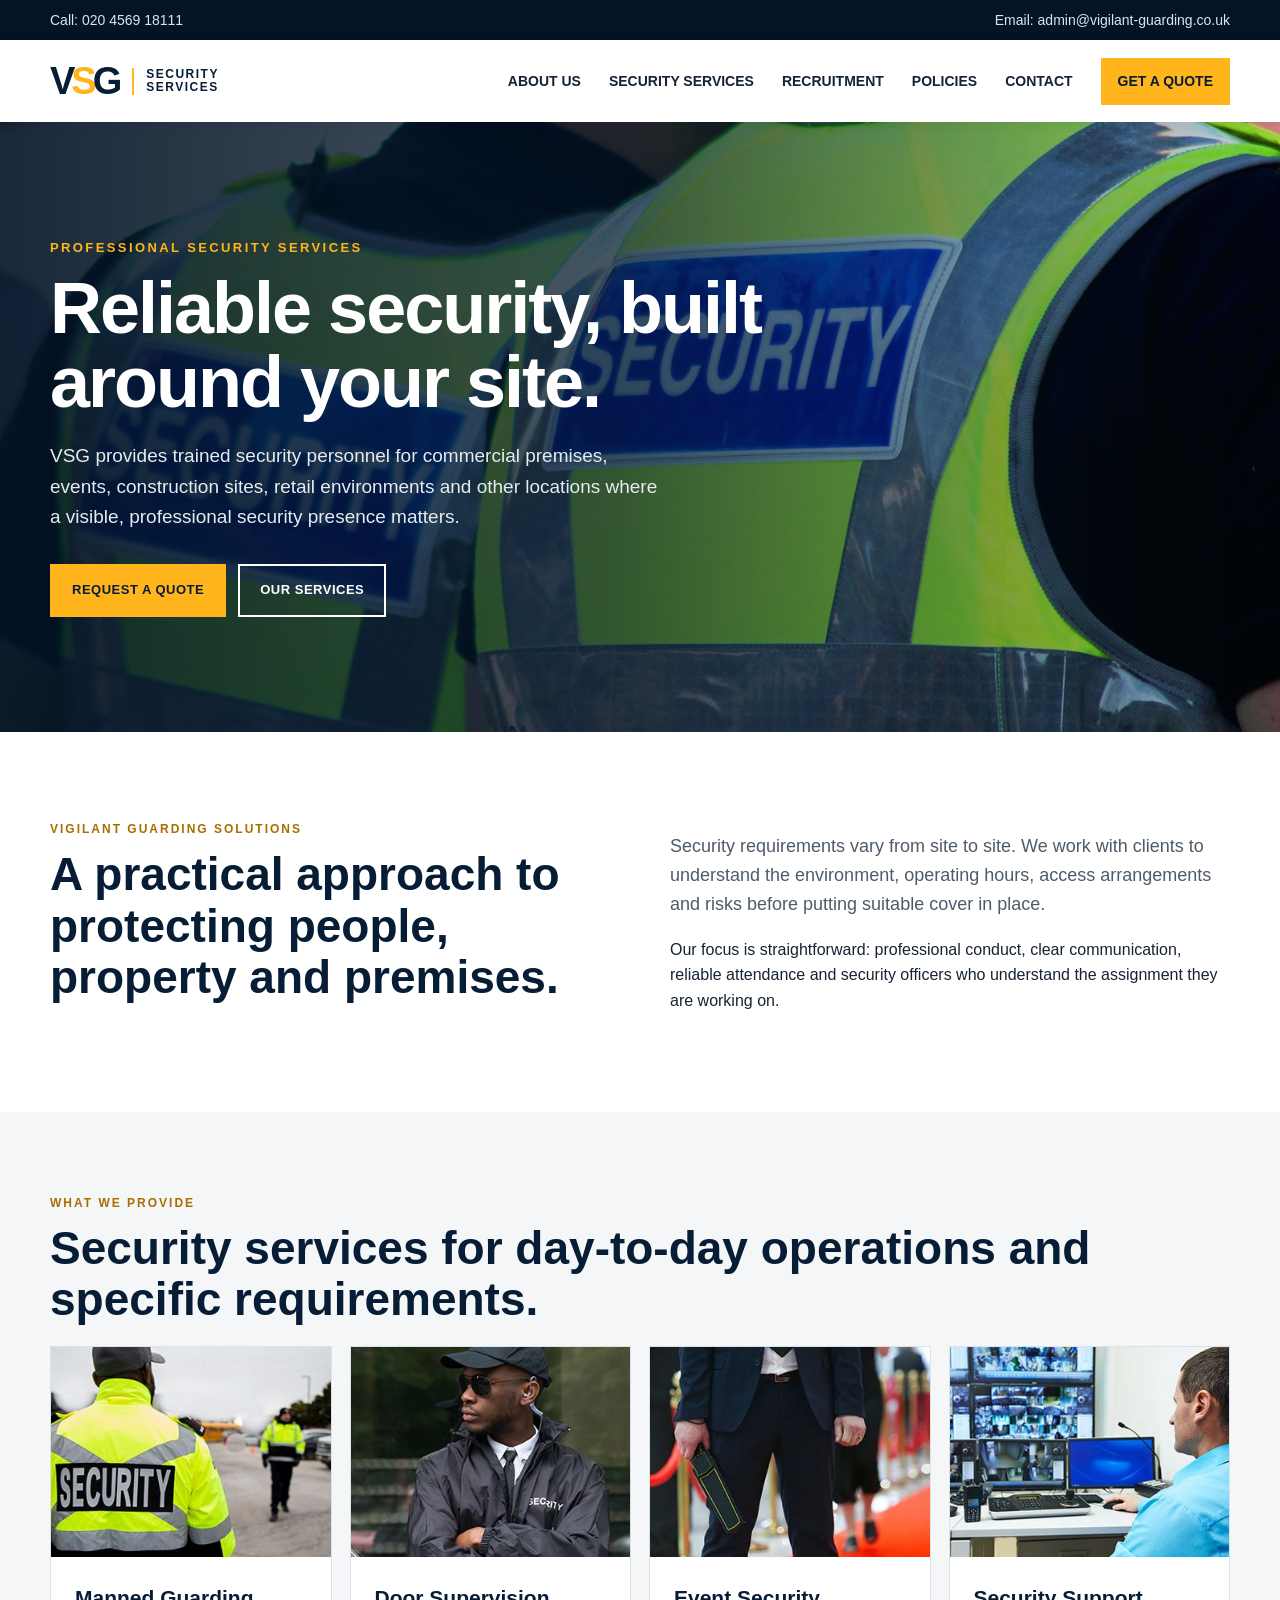
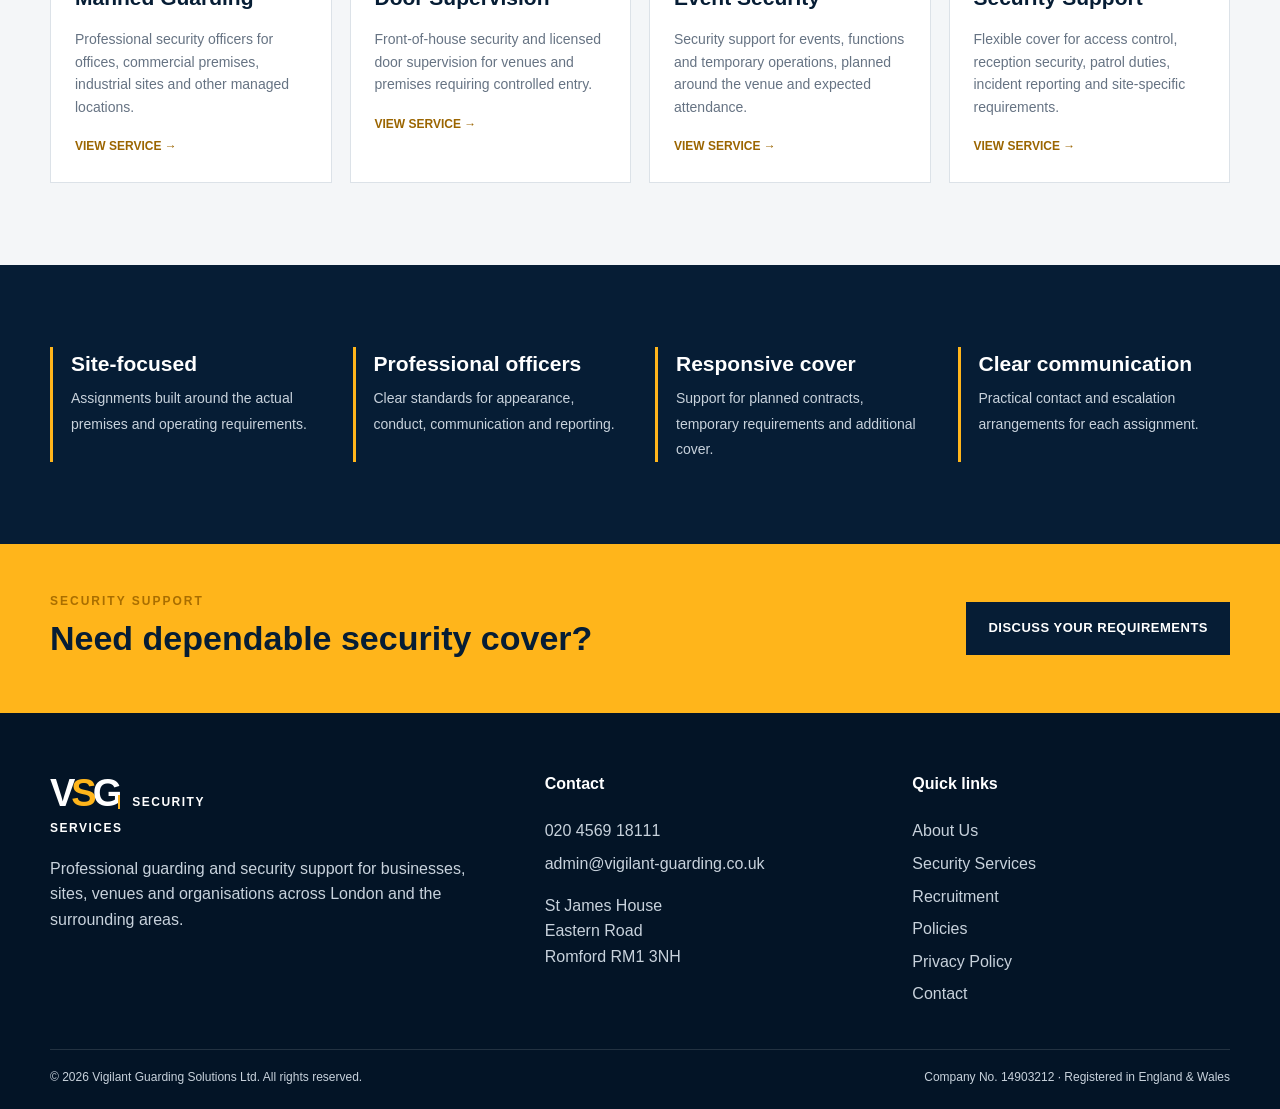
<file: index.html>
<!doctype html><html lang="en"><head><meta charset="utf-8"><meta name="viewport" content="width=device-width,initial-scale=1"><title>VSG Security Services | Vigilant Guarding Solutions Ltd</title><meta name="description" content="Professional guarding and security services for businesses, sites and venues across London and surrounding areas."><link rel="icon" href="favicon.svg" type="image/svg+xml"><link rel="stylesheet" href="css/style.css"></head><body><div class="topbar"><div class="wrap"><div>Call: <a href="tel:020456918111">020 4569 18111</a></div><div>Email: <a href="mailto:admin@vigilant-guarding.co.uk">admin@vigilant-guarding.co.uk</a></div></div></div><header><div class="wrap nav"><a class="brand" href="/"><span class="vsg">V<b>S</b>G</span><span class="brandtext">SECURITY<br>SERVICES</span></a><button class="menu" aria-label="Open menu">☰</button><nav><a class="" href="about">About Us</a><a class="" href="services">Security Services</a><a class="" href="recruitment">Recruitment</a><a class="" href="policies">Policies</a><a class="" href="contact">Contact</a><a class="nav-cta" href="contact">Get a Quote</a></nav></div></header><main><section class="hero"><div class="wrap"><div class="content"><div class="eyebrow">Professional security services</div><h1>Reliable security, built around your site.</h1><p>VSG provides trained security personnel for commercial premises, events, construction sites, retail environments and other locations where a visible, professional security presence matters.</p><div class="actions"><a class="btn" href="contact">Request a Quote</a><a class="btn alt" href="services">Our Services</a></div></div></div></section><section class="section"><div class="wrap"><div class="split"><div><div class="kicker">Vigilant Guarding Solutions</div><h2>A practical approach to protecting people, property and premises.</h2></div><div><p class="lead">Security requirements vary from site to site. We work with clients to understand the environment, operating hours, access arrangements and risks before putting suitable cover in place.</p><p>Our focus is straightforward: professional conduct, clear communication, reliable attendance and security officers who understand the assignment they are working on.</p></div></div></div></section><section class="section alt"><div class="wrap"><div class="kicker">What we provide</div><h2>Security services for day-to-day operations and specific requirements.</h2><div class="grid4"><article class="card"><img src="images/manned-guarding.jpg" alt="Security officer on duty"><div class="card-body"><h3>Manned Guarding</h3><p>Professional security officers for offices, commercial premises, industrial sites and other managed locations.</p><a class="textlink" href="services">View service →</a></div></article><article class="card"><img src="images/door-supervision.jpg" alt="Door supervision"><div class="card-body"><h3>Door Supervision</h3><p>Front-of-house security and licensed door supervision for venues and premises requiring controlled entry.</p><a class="textlink" href="services">View service →</a></div></article><article class="card"><img src="images/event-security.jpg" alt="Event security"><div class="card-body"><h3>Event Security</h3><p>Security support for events, functions and temporary operations, planned around the venue and expected attendance.</p><a class="textlink" href="services">View service →</a></div></article><article class="card"><img src="images/support-security.jpg" alt="Security support"><div class="card-body"><h3>Security Support</h3><p>Flexible cover for access control, reception security, patrol duties, incident reporting and site-specific requirements.</p><a class="textlink" href="services">View service →</a></div></article></div></div></section><section class="section trust"><div class="wrap"><div class="trustgrid"><div class="trustitem"><strong>Site-focused</strong><span>Assignments built around the actual premises and operating requirements.</span></div><div class="trustitem"><strong>Professional officers</strong><span>Clear standards for appearance, conduct, communication and reporting.</span></div><div class="trustitem"><strong>Responsive cover</strong><span>Support for planned contracts, temporary requirements and additional cover.</span></div><div class="trustitem"><strong>Clear communication</strong><span>Practical contact and escalation arrangements for each assignment.</span></div></div></div></section></main><section class="cta"><div class="wrap"><div><div class="kicker">Security support</div><h2>Need dependable security cover?</h2></div><a class="btn" href="contact">Discuss your requirements</a></div></section><footer><div class="wrap"><div class="footergrid"><div><a class="brand smallbrand" href="/"><span class="vsg">V<b>S</b>G</span><span class="brandtext">SECURITY<br>SERVICES</span></a><p>Professional guarding and security support for businesses, sites, venues and organisations across London and the surrounding areas.</p></div><div><h4>Contact</h4><a href="tel:020456918111">020 4569 18111</a><a href="mailto:admin@vigilant-guarding.co.uk">admin@vigilant-guarding.co.uk</a><p>St James House<br>Eastern Road<br>Romford RM1 3NH</p></div><div><h4>Quick links</h4><a href="about">About Us</a><a href="services">Security Services</a><a href="recruitment">Recruitment</a><a href="policies">Policies</a><a href="privacy">Privacy Policy</a><a href="contact">Contact</a></div></div><div class="legal"><span>© <span data-year></span> Vigilant Guarding Solutions Ltd. All rights reserved.</span><span>Company No. 14903212 · Registered in England & Wales</span></div></div></footer><script src="js/script.js"></script></body></html>
</file>
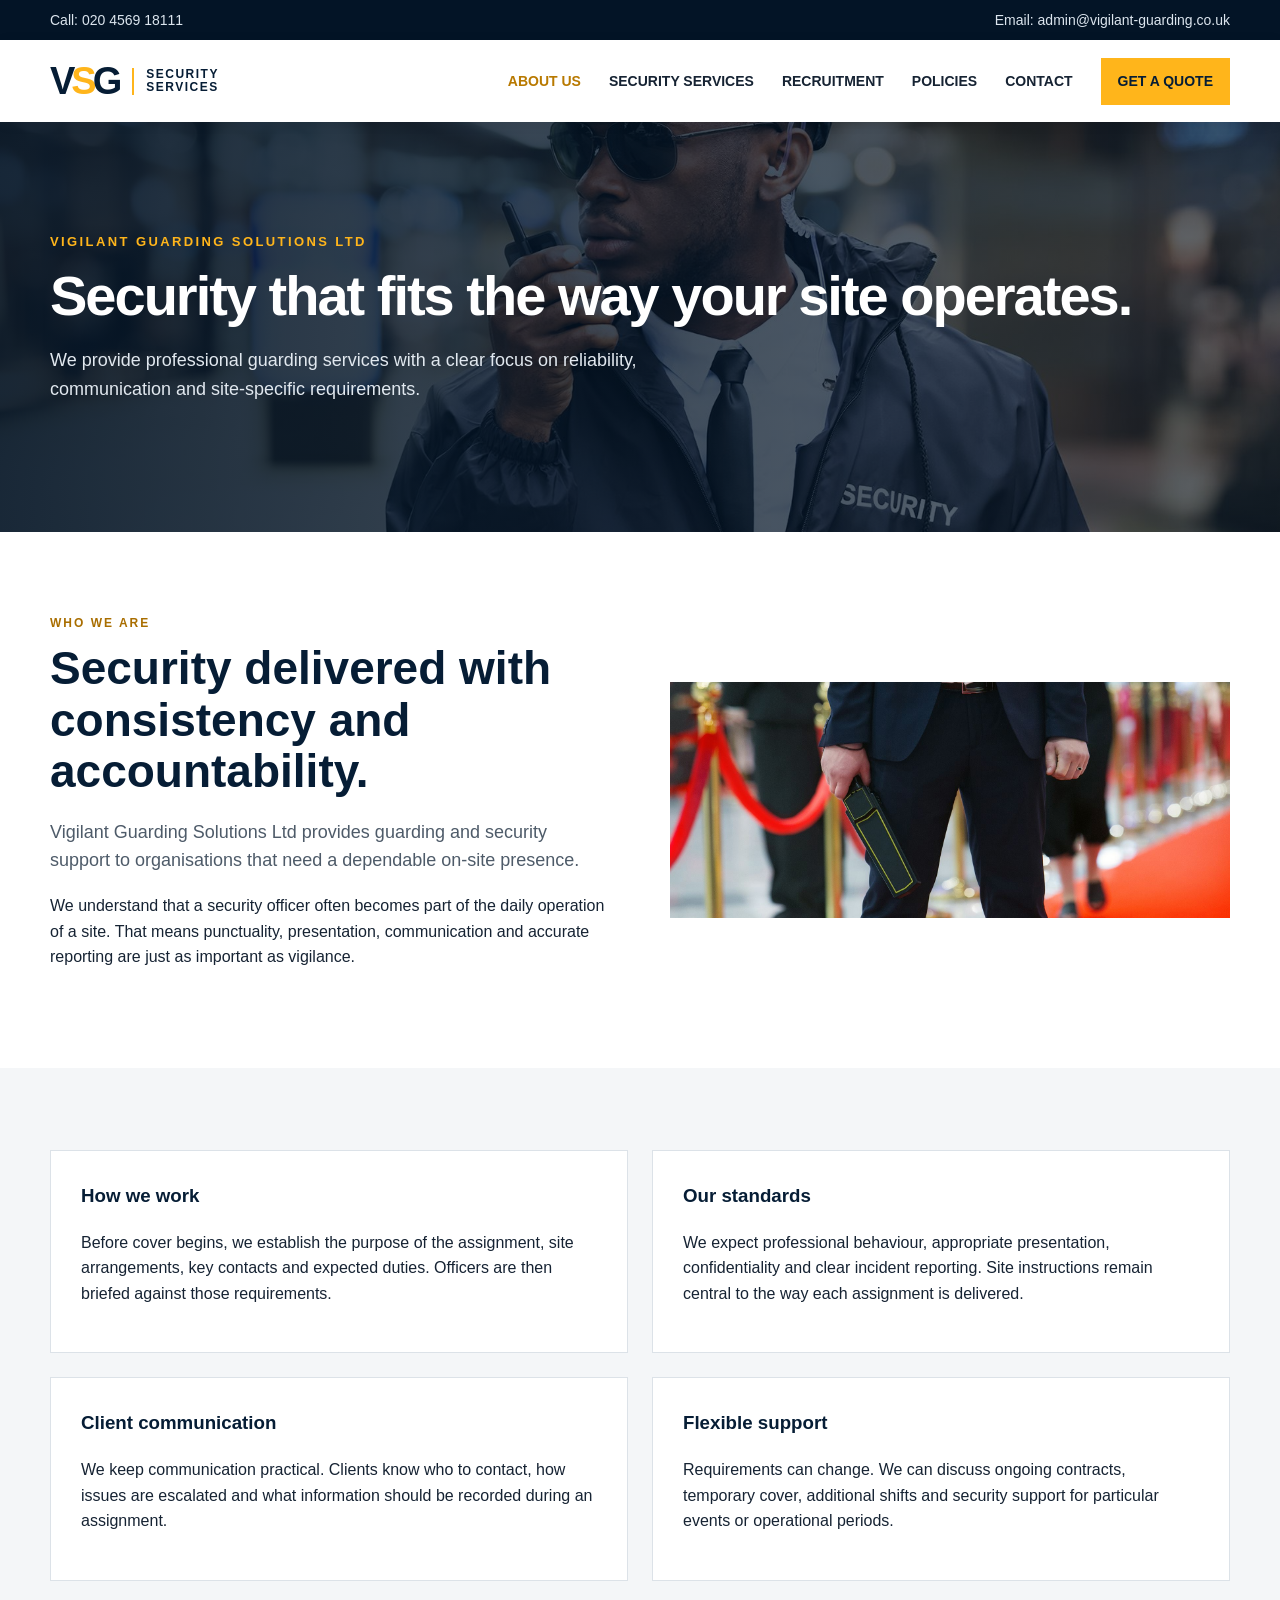
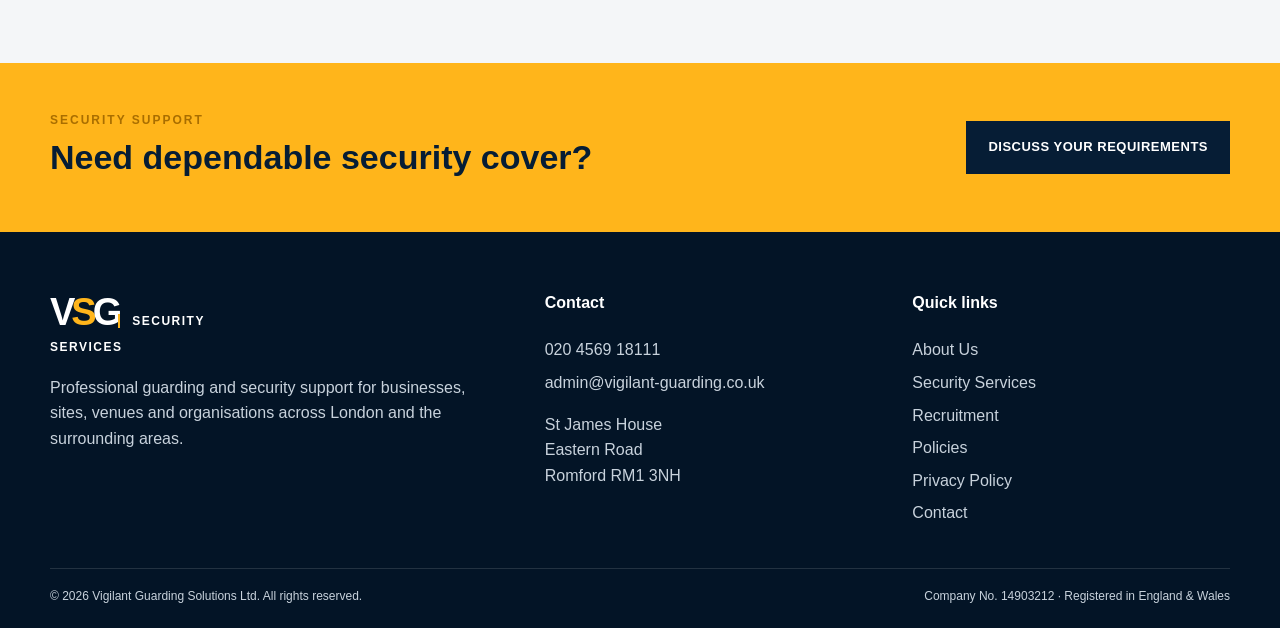
<file: about.html>
<!doctype html><html lang="en"><head><meta charset="utf-8"><meta name="viewport" content="width=device-width,initial-scale=1"><title>About Us | VSG Security Services</title><meta name="description" content="Professional security services from Vigilant Guarding Solutions Ltd."><link rel="icon" href="favicon.svg" type="image/svg+xml"><link rel="stylesheet" href="css/style.css"></head><body><div class="topbar"><div class="wrap"><div>Call: <a href="tel:020456918111">020 4569 18111</a></div><div>Email: <a href="mailto:admin@vigilant-guarding.co.uk">admin@vigilant-guarding.co.uk</a></div></div></div><header><div class="wrap nav"><a class="brand" href="/"><span class="vsg">V<b>S</b>G</span><span class="brandtext">SECURITY<br>SERVICES</span></a><button class="menu" aria-label="Open menu">☰</button><nav><a class="active" href="about">About Us</a><a class="" href="services">Security Services</a><a class="" href="recruitment">Recruitment</a><a class="" href="policies">Policies</a><a class="" href="contact">Contact</a><a class="nav-cta" href="contact">Get a Quote</a></nav></div></header><main><section class="pagehero"><div class="wrap"><div class="eyebrow">Vigilant Guarding Solutions Ltd</div><h1>Security that fits the way your site operates.</h1><p>We provide professional guarding services with a clear focus on reliability, communication and site-specific requirements.</p></div></section><section class="section"><div class="wrap"><div class="split"><div><div class="kicker">Who we are</div><h2>Security delivered with consistency and accountability.</h2><p class="lead">Vigilant Guarding Solutions Ltd provides guarding and security support to organisations that need a dependable on-site presence.</p><p>We understand that a security officer often becomes part of the daily operation of a site. That means punctuality, presentation, communication and accurate reporting are just as important as vigilance.</p></div><img src="images/hero-team.jpg" alt="Security services team"></div></div></section><section class="section alt"><div class="wrap"><div class="service-list"><div class="service"><h3>How we work</h3><p>Before cover begins, we establish the purpose of the assignment, site arrangements, key contacts and expected duties. Officers are then briefed against those requirements.</p></div><div class="service"><h3>Our standards</h3><p>We expect professional behaviour, appropriate presentation, confidentiality and clear incident reporting. Site instructions remain central to the way each assignment is delivered.</p></div><div class="service"><h3>Client communication</h3><p>We keep communication practical. Clients know who to contact, how issues are escalated and what information should be recorded during an assignment.</p></div><div class="service"><h3>Flexible support</h3><p>Requirements can change. We can discuss ongoing contracts, temporary cover, additional shifts and security support for particular events or operational periods.</p></div></div></div></section></main><section class="cta"><div class="wrap"><div><div class="kicker">Security support</div><h2>Need dependable security cover?</h2></div><a class="btn" href="contact">Discuss your requirements</a></div></section><footer><div class="wrap"><div class="footergrid"><div><a class="brand smallbrand" href="/"><span class="vsg">V<b>S</b>G</span><span class="brandtext">SECURITY<br>SERVICES</span></a><p>Professional guarding and security support for businesses, sites, venues and organisations across London and the surrounding areas.</p></div><div><h4>Contact</h4><a href="tel:020456918111">020 4569 18111</a><a href="mailto:admin@vigilant-guarding.co.uk">admin@vigilant-guarding.co.uk</a><p>St James House<br>Eastern Road<br>Romford RM1 3NH</p></div><div><h4>Quick links</h4><a href="about">About Us</a><a href="services">Security Services</a><a href="recruitment">Recruitment</a><a href="policies">Policies</a><a href="privacy">Privacy Policy</a><a href="contact">Contact</a></div></div><div class="legal"><span>© <span data-year></span> Vigilant Guarding Solutions Ltd. All rights reserved.</span><span>Company No. 14903212 · Registered in England & Wales</span></div></div></footer><script src="js/script.js"></script></body></html>
</file>
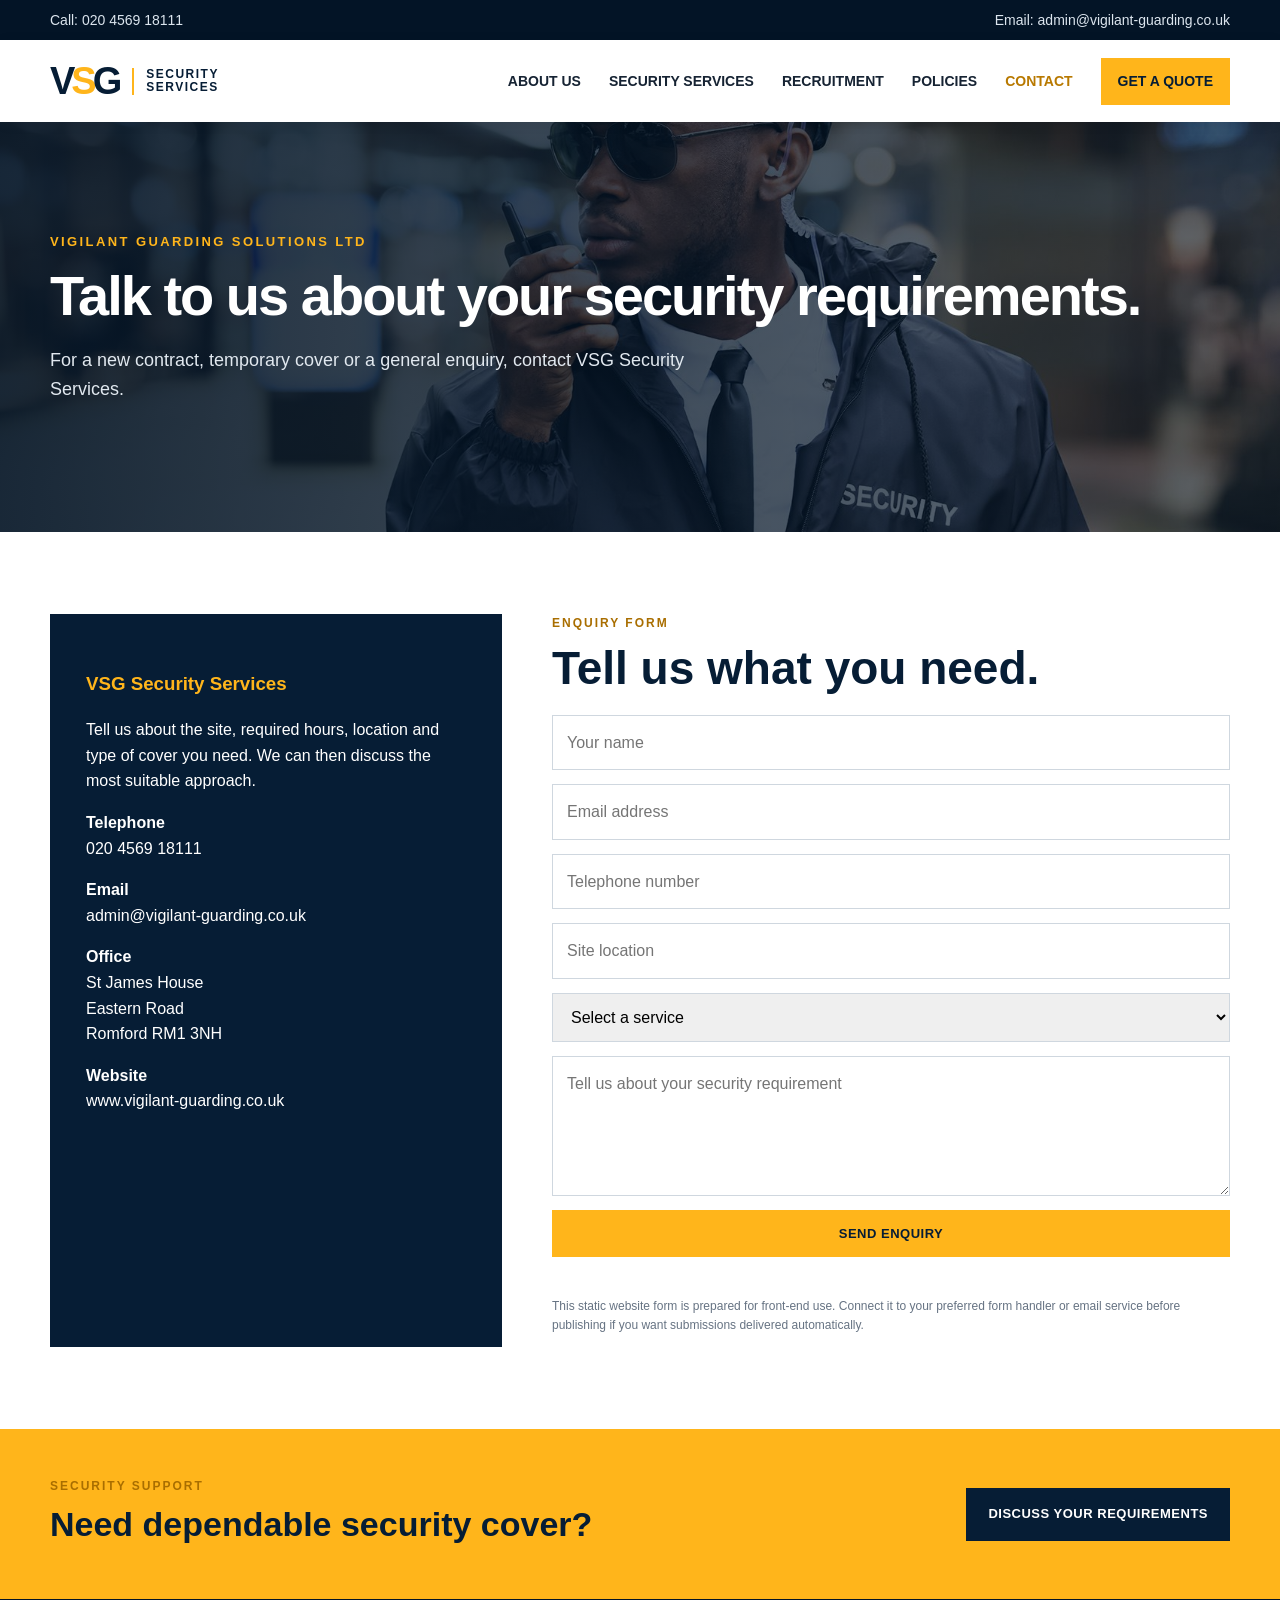
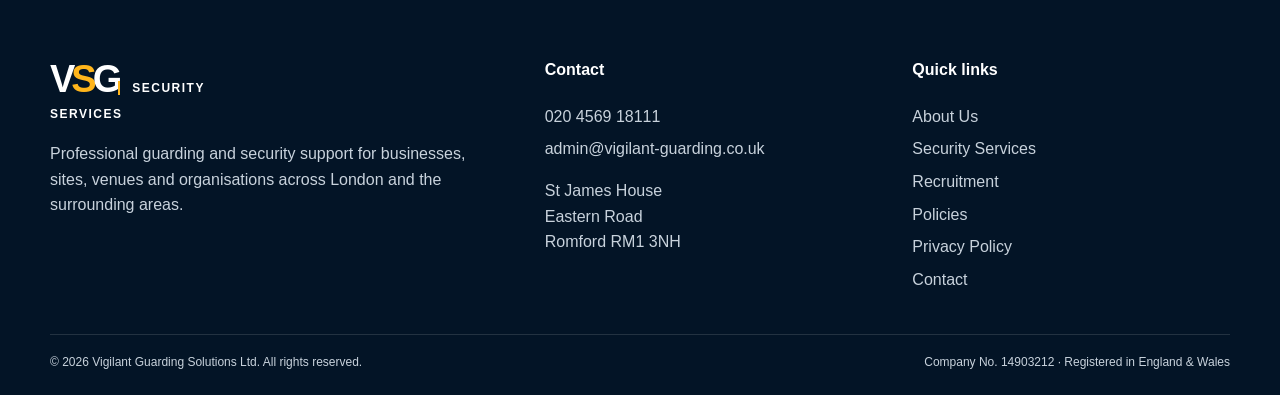
<file: contact.html>
<!doctype html><html lang="en"><head><meta charset="utf-8"><meta name="viewport" content="width=device-width,initial-scale=1"><title>Contact | VSG Security Services</title><meta name="description" content="Professional security services from Vigilant Guarding Solutions Ltd."><link rel="icon" href="favicon.svg" type="image/svg+xml"><link rel="stylesheet" href="css/style.css"></head><body><div class="topbar"><div class="wrap"><div>Call: <a href="tel:020456918111">020 4569 18111</a></div><div>Email: <a href="mailto:admin@vigilant-guarding.co.uk">admin@vigilant-guarding.co.uk</a></div></div></div><header><div class="wrap nav"><a class="brand" href="/"><span class="vsg">V<b>S</b>G</span><span class="brandtext">SECURITY<br>SERVICES</span></a><button class="menu" aria-label="Open menu">☰</button><nav><a class="" href="about">About Us</a><a class="" href="services">Security Services</a><a class="" href="recruitment">Recruitment</a><a class="" href="policies">Policies</a><a class="active" href="contact">Contact</a><a class="nav-cta" href="contact">Get a Quote</a></nav></div></header><main><section class="pagehero"><div class="wrap"><div class="eyebrow">Vigilant Guarding Solutions Ltd</div><h1>Talk to us about your security requirements.</h1><p>For a new contract, temporary cover or a general enquiry, contact VSG Security Services.</p></div></section><section class="section"><div class="wrap"><div class="contactgrid"><div class="contactbox"><h3>VSG Security Services</h3><p>Tell us about the site, required hours, location and type of cover you need. We can then discuss the most suitable approach.</p><p><strong>Telephone</strong><br><a href="tel:020456918111">020 4569 18111</a></p><p><strong>Email</strong><br><a href="mailto:admin@vigilant-guarding.co.uk">admin@vigilant-guarding.co.uk</a></p><p><strong>Office</strong><br>St James House<br>Eastern Road<br>Romford RM1 3NH</p><p><strong>Website</strong><br>www.vigilant-guarding.co.uk</p></div><div><div class="kicker">Enquiry form</div><h2>Tell us what you need.</h2><form class="form" data-demo><input required name="name" placeholder="Your name"><input required type="email" name="email" placeholder="Email address"><input name="phone" placeholder="Telephone number"><input name="location" placeholder="Site location"><select name="service"><option value="">Select a service</option><option>Manned Guarding</option><option>Door Supervision</option><option>Event Security</option><option>Corporate / Reception Security</option><option>Retail Security</option><option>Temporary Cover</option></select><textarea required name="message" placeholder="Tell us about your security requirement"></textarea><button class="btn" type="submit">Send Enquiry</button><div class="form-status"></div><p class="notice">This static website form is prepared for front-end use. Connect it to your preferred form handler or email service before publishing if you want submissions delivered automatically.</p></form></div></div></div></section></main><section class="cta"><div class="wrap"><div><div class="kicker">Security support</div><h2>Need dependable security cover?</h2></div><a class="btn" href="contact">Discuss your requirements</a></div></section><footer><div class="wrap"><div class="footergrid"><div><a class="brand smallbrand" href="/"><span class="vsg">V<b>S</b>G</span><span class="brandtext">SECURITY<br>SERVICES</span></a><p>Professional guarding and security support for businesses, sites, venues and organisations across London and the surrounding areas.</p></div><div><h4>Contact</h4><a href="tel:020456918111">020 4569 18111</a><a href="mailto:admin@vigilant-guarding.co.uk">admin@vigilant-guarding.co.uk</a><p>St James House<br>Eastern Road<br>Romford RM1 3NH</p></div><div><h4>Quick links</h4><a href="about">About Us</a><a href="services">Security Services</a><a href="recruitment">Recruitment</a><a href="policies">Policies</a><a href="privacy">Privacy Policy</a><a href="contact">Contact</a></div></div><div class="legal"><span>© <span data-year></span> Vigilant Guarding Solutions Ltd. All rights reserved.</span><span>Company No. 14903212 · Registered in England & Wales</span></div></div></footer><script src="js/script.js"></script></body></html>
</file>
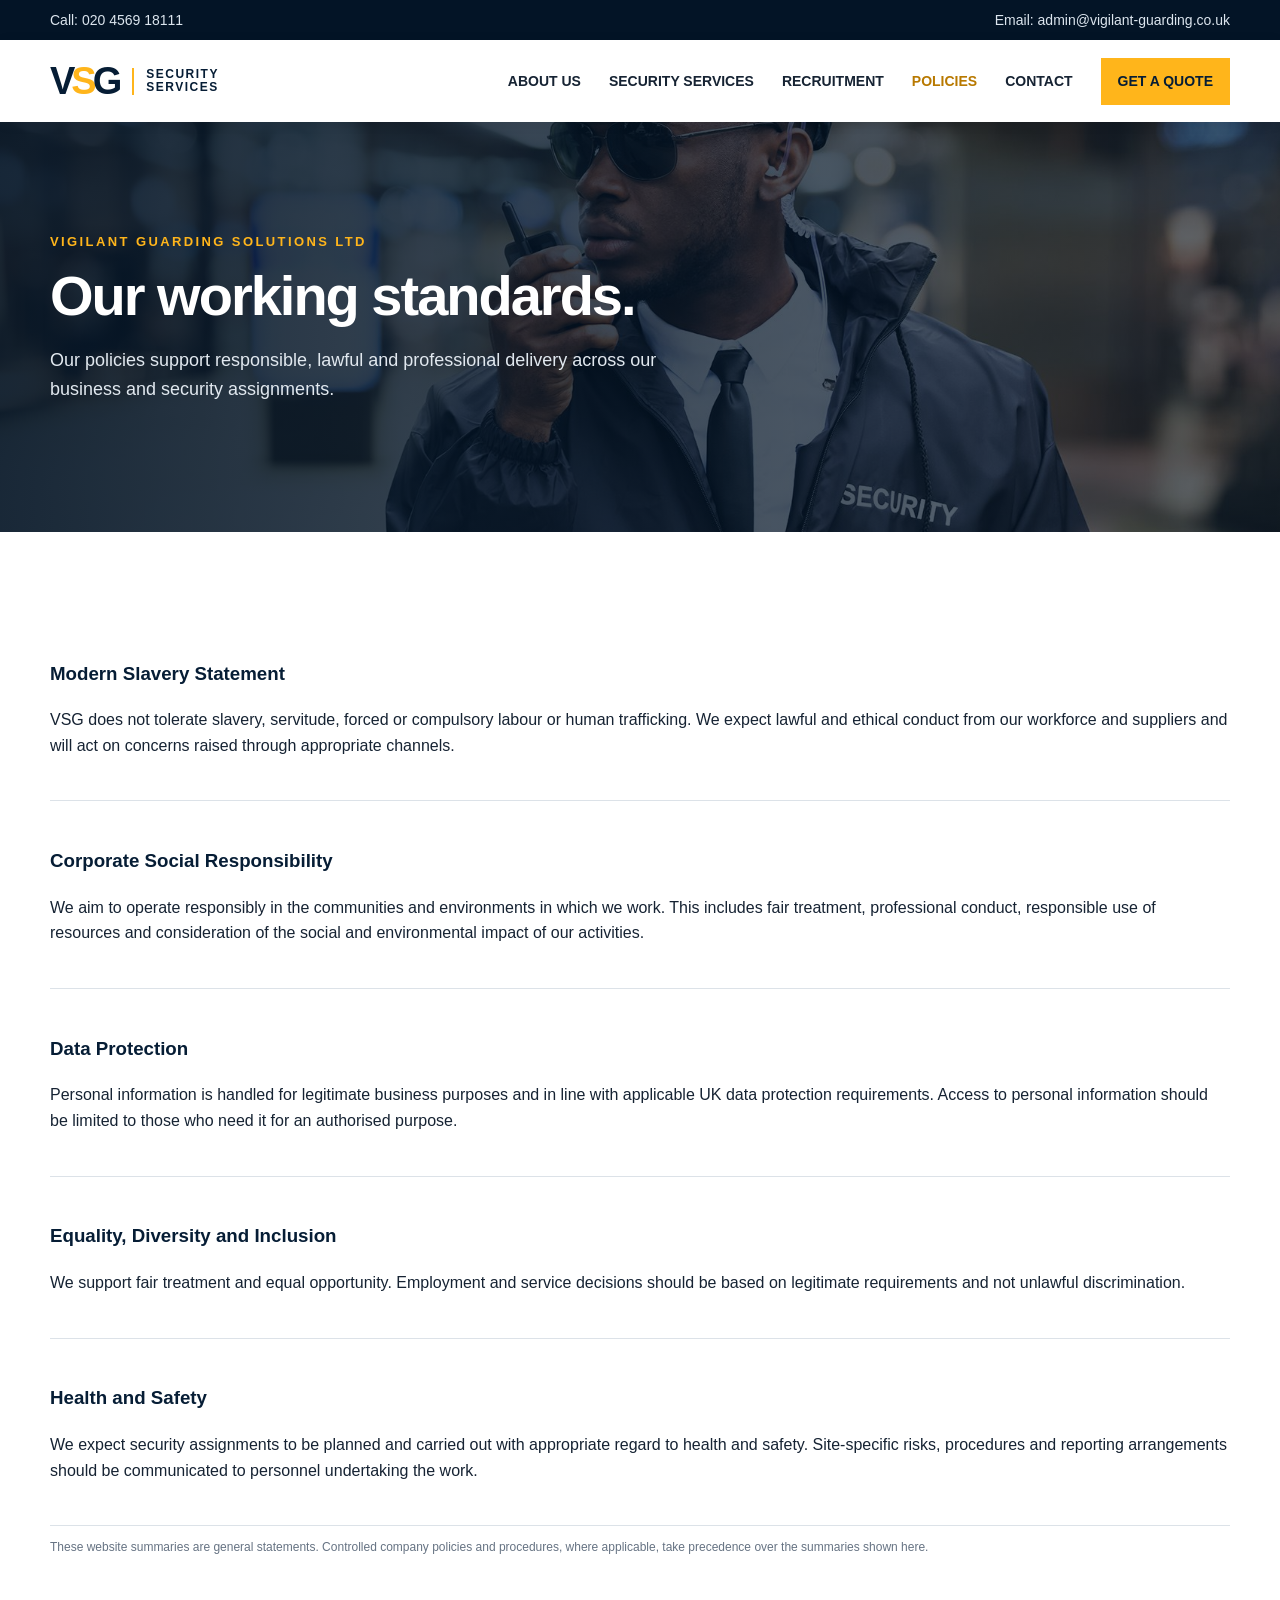
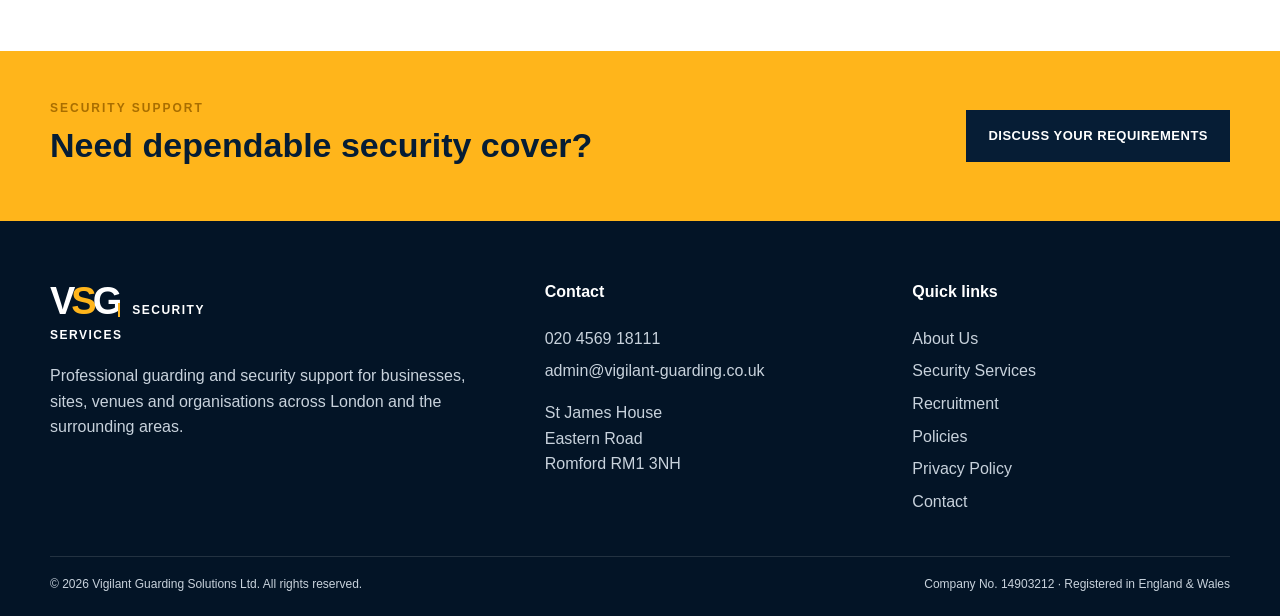
<file: policies.html>
<!doctype html><html lang="en"><head><meta charset="utf-8"><meta name="viewport" content="width=device-width,initial-scale=1"><title>Policies | VSG Security Services</title><meta name="description" content="Professional security services from Vigilant Guarding Solutions Ltd."><link rel="icon" href="favicon.svg" type="image/svg+xml"><link rel="stylesheet" href="css/style.css"></head><body><div class="topbar"><div class="wrap"><div>Call: <a href="tel:020456918111">020 4569 18111</a></div><div>Email: <a href="mailto:admin@vigilant-guarding.co.uk">admin@vigilant-guarding.co.uk</a></div></div></div><header><div class="wrap nav"><a class="brand" href="/"><span class="vsg">V<b>S</b>G</span><span class="brandtext">SECURITY<br>SERVICES</span></a><button class="menu" aria-label="Open menu">☰</button><nav><a class="" href="about">About Us</a><a class="" href="services">Security Services</a><a class="" href="recruitment">Recruitment</a><a class="active" href="policies">Policies</a><a class="" href="contact">Contact</a><a class="nav-cta" href="contact">Get a Quote</a></nav></div></header><main><section class="pagehero"><div class="wrap"><div class="eyebrow">Vigilant Guarding Solutions Ltd</div><h1>Our working standards.</h1><p>Our policies support responsible, lawful and professional delivery across our business and security assignments.</p></div></section><section class="section"><div class="wrap"><div class="policy"><h3>Modern Slavery Statement</h3><p>VSG does not tolerate slavery, servitude, forced or compulsory labour or human trafficking. We expect lawful and ethical conduct from our workforce and suppliers and will act on concerns raised through appropriate channels.</p></div><div class="policy"><h3>Corporate Social Responsibility</h3><p>We aim to operate responsibly in the communities and environments in which we work. This includes fair treatment, professional conduct, responsible use of resources and consideration of the social and environmental impact of our activities.</p></div><div class="policy"><h3>Data Protection</h3><p>Personal information is handled for legitimate business purposes and in line with applicable UK data protection requirements. Access to personal information should be limited to those who need it for an authorised purpose.</p></div><div class="policy"><h3>Equality, Diversity and Inclusion</h3><p>We support fair treatment and equal opportunity. Employment and service decisions should be based on legitimate requirements and not unlawful discrimination.</p></div><div class="policy"><h3>Health and Safety</h3><p>We expect security assignments to be planned and carried out with appropriate regard to health and safety. Site-specific risks, procedures and reporting arrangements should be communicated to personnel undertaking the work.</p></div><p class="notice">These website summaries are general statements. Controlled company policies and procedures, where applicable, take precedence over the summaries shown here.</p></div></section></main><section class="cta"><div class="wrap"><div><div class="kicker">Security support</div><h2>Need dependable security cover?</h2></div><a class="btn" href="contact">Discuss your requirements</a></div></section><footer><div class="wrap"><div class="footergrid"><div><a class="brand smallbrand" href="/"><span class="vsg">V<b>S</b>G</span><span class="brandtext">SECURITY<br>SERVICES</span></a><p>Professional guarding and security support for businesses, sites, venues and organisations across London and the surrounding areas.</p></div><div><h4>Contact</h4><a href="tel:020456918111">020 4569 18111</a><a href="mailto:admin@vigilant-guarding.co.uk">admin@vigilant-guarding.co.uk</a><p>St James House<br>Eastern Road<br>Romford RM1 3NH</p></div><div><h4>Quick links</h4><a href="about">About Us</a><a href="services">Security Services</a><a href="recruitment">Recruitment</a><a href="policies">Policies</a><a href="privacy">Privacy Policy</a><a href="contact">Contact</a></div></div><div class="legal"><span>© <span data-year></span> Vigilant Guarding Solutions Ltd. All rights reserved.</span><span>Company No. 14903212 · Registered in England & Wales</span></div></div></footer><script src="js/script.js"></script></body></html>
</file>
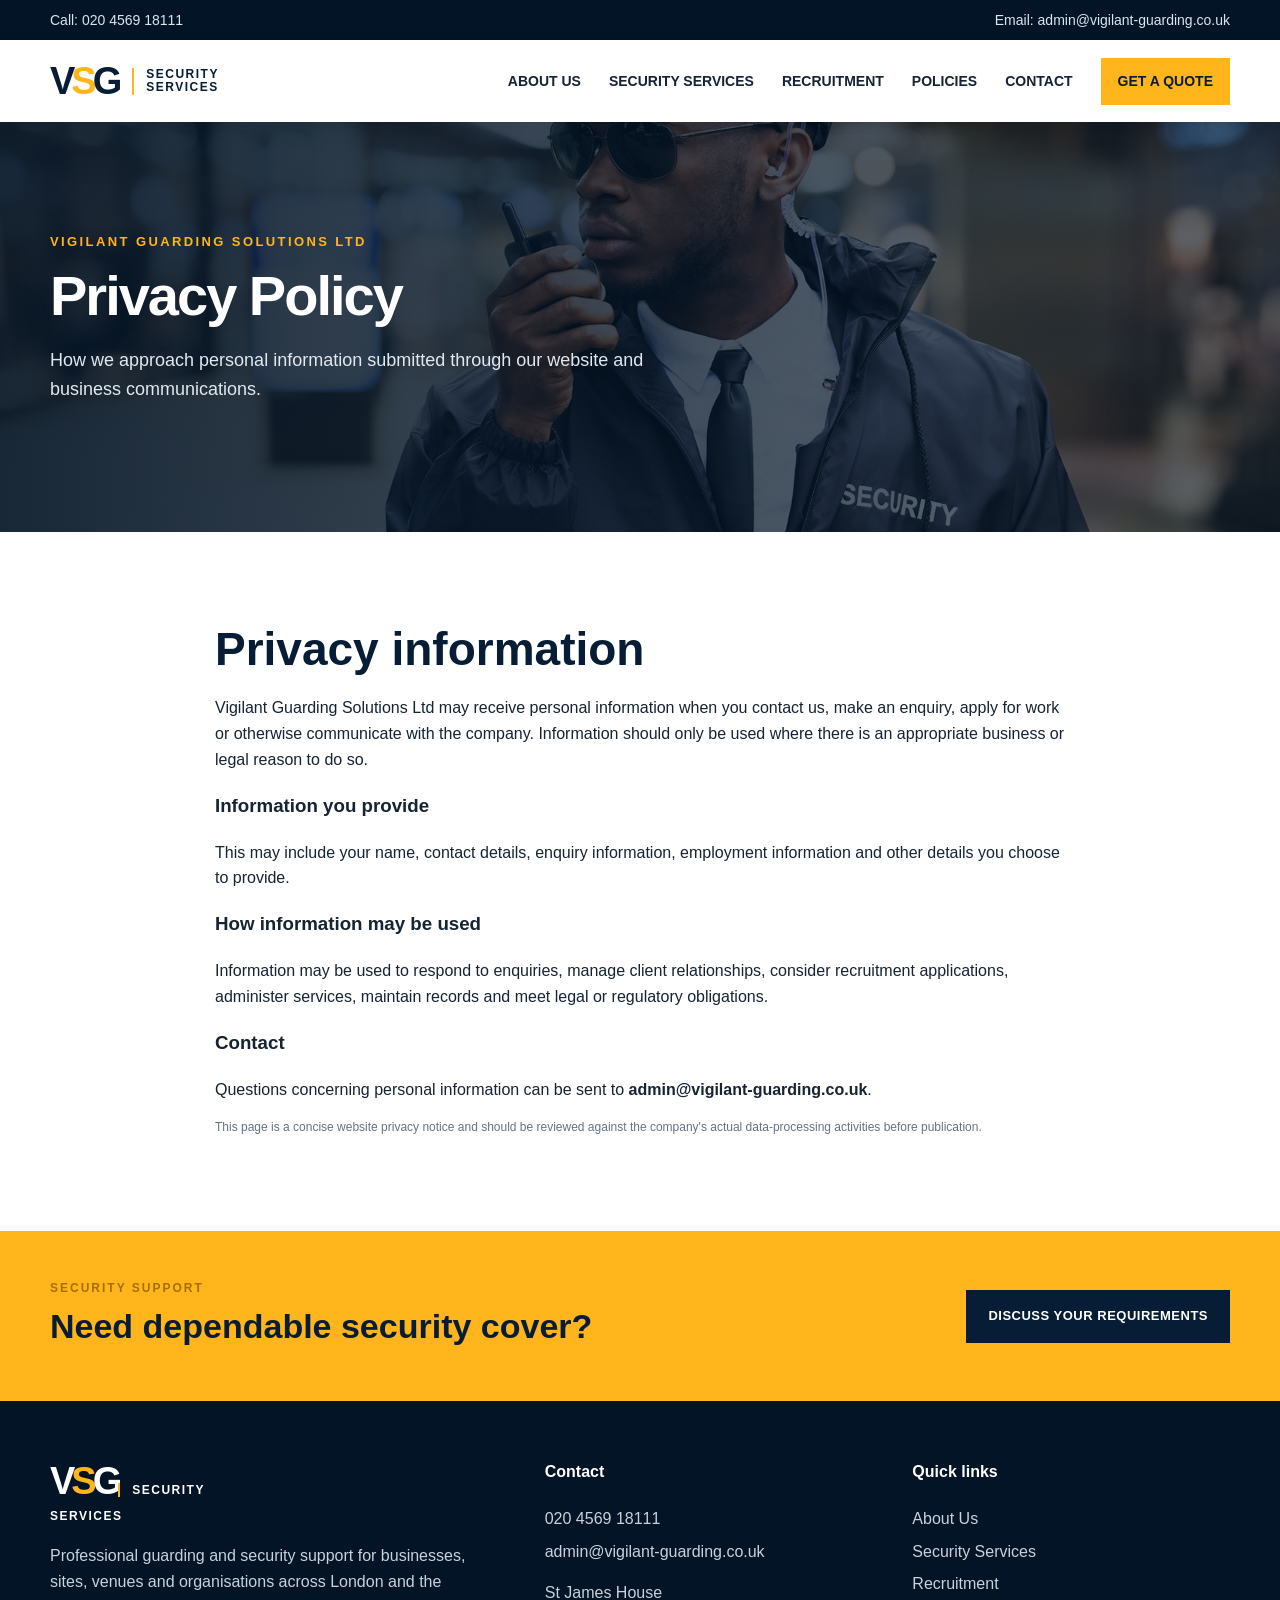
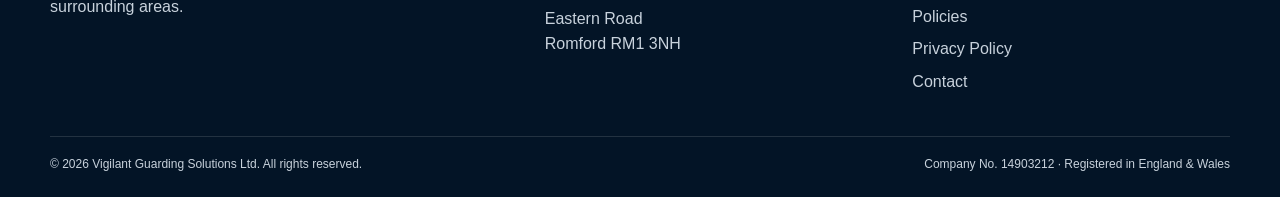
<file: privacy.html>
<!doctype html><html lang="en"><head><meta charset="utf-8"><meta name="viewport" content="width=device-width,initial-scale=1"><title>Privacy Policy | VSG Security Services</title><meta name="description" content="Professional security services from Vigilant Guarding Solutions Ltd."><link rel="icon" href="favicon.svg" type="image/svg+xml"><link rel="stylesheet" href="css/style.css"></head><body><div class="topbar"><div class="wrap"><div>Call: <a href="tel:020456918111">020 4569 18111</a></div><div>Email: <a href="mailto:admin@vigilant-guarding.co.uk">admin@vigilant-guarding.co.uk</a></div></div></div><header><div class="wrap nav"><a class="brand" href="/"><span class="vsg">V<b>S</b>G</span><span class="brandtext">SECURITY<br>SERVICES</span></a><button class="menu" aria-label="Open menu">☰</button><nav><a class="" href="about">About Us</a><a class="" href="services">Security Services</a><a class="" href="recruitment">Recruitment</a><a class="" href="policies">Policies</a><a class="" href="contact">Contact</a><a class="nav-cta" href="contact">Get a Quote</a></nav></div></header><main><section class="pagehero"><div class="wrap"><div class="eyebrow">Vigilant Guarding Solutions Ltd</div><h1>Privacy Policy</h1><p>How we approach personal information submitted through our website and business communications.</p></div></section><section class="section"><div class="wrap" style="max-width:850px"><h2>Privacy information</h2><p>Vigilant Guarding Solutions Ltd may receive personal information when you contact us, make an enquiry, apply for work or otherwise communicate with the company. Information should only be used where there is an appropriate business or legal reason to do so.</p><h3>Information you provide</h3><p>This may include your name, contact details, enquiry information, employment information and other details you choose to provide.</p><h3>How information may be used</h3><p>Information may be used to respond to enquiries, manage client relationships, consider recruitment applications, administer services, maintain records and meet legal or regulatory obligations.</p><h3>Contact</h3><p>Questions concerning personal information can be sent to <a href="mailto:admin@vigilant-guarding.co.uk"><strong>admin@vigilant-guarding.co.uk</strong></a>.</p><p class="notice">This page is a concise website privacy notice and should be reviewed against the company's actual data-processing activities before publication.</p></div></section></main><section class="cta"><div class="wrap"><div><div class="kicker">Security support</div><h2>Need dependable security cover?</h2></div><a class="btn" href="contact">Discuss your requirements</a></div></section><footer><div class="wrap"><div class="footergrid"><div><a class="brand smallbrand" href="/"><span class="vsg">V<b>S</b>G</span><span class="brandtext">SECURITY<br>SERVICES</span></a><p>Professional guarding and security support for businesses, sites, venues and organisations across London and the surrounding areas.</p></div><div><h4>Contact</h4><a href="tel:020456918111">020 4569 18111</a><a href="mailto:admin@vigilant-guarding.co.uk">admin@vigilant-guarding.co.uk</a><p>St James House<br>Eastern Road<br>Romford RM1 3NH</p></div><div><h4>Quick links</h4><a href="about">About Us</a><a href="services">Security Services</a><a href="recruitment">Recruitment</a><a href="policies">Policies</a><a href="privacy">Privacy Policy</a><a href="contact">Contact</a></div></div><div class="legal"><span>© <span data-year></span> Vigilant Guarding Solutions Ltd. All rights reserved.</span><span>Company No. 14903212 · Registered in England & Wales</span></div></div></footer><script src="js/script.js"></script></body></html>
</file>
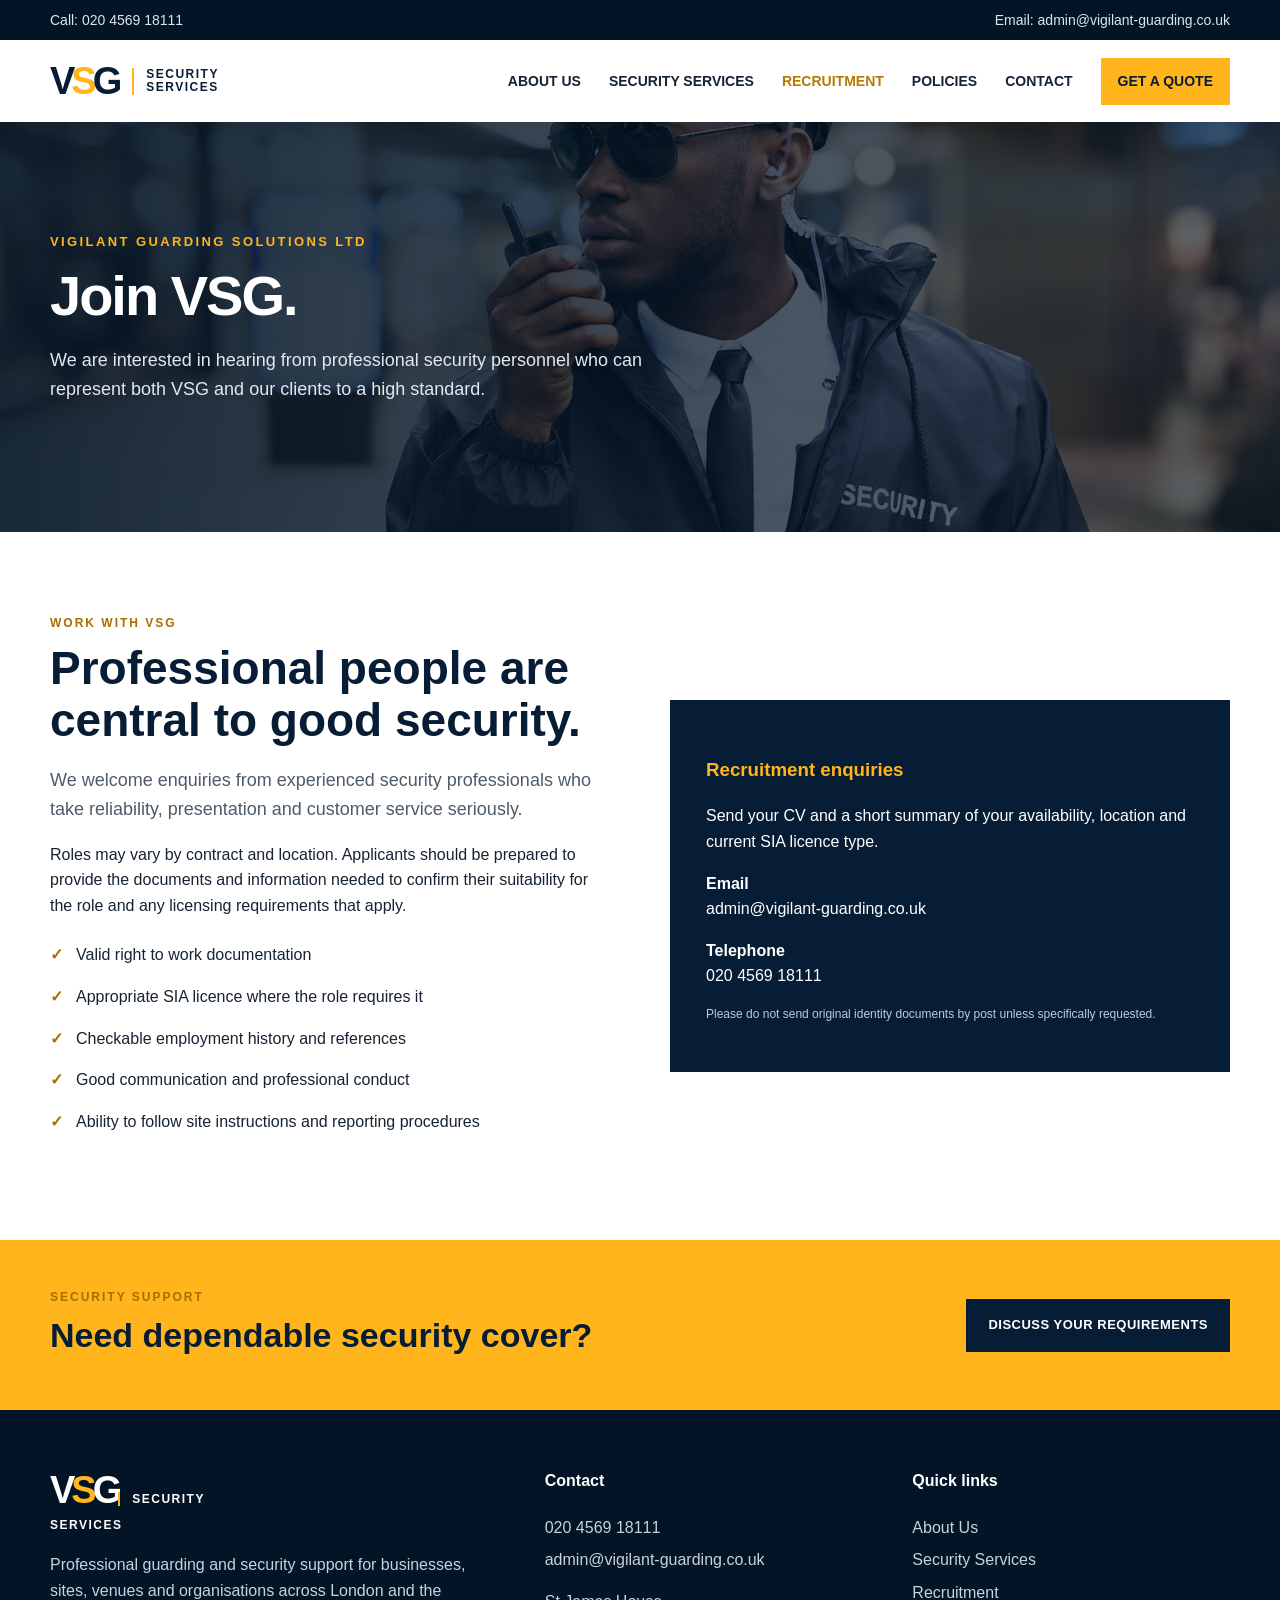
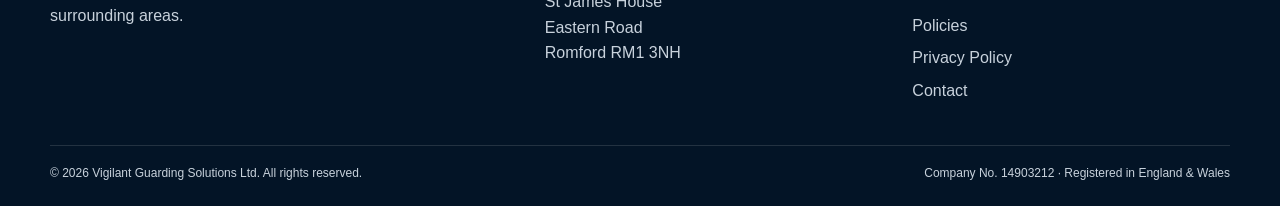
<file: recruitment.html>
<!doctype html><html lang="en"><head><meta charset="utf-8"><meta name="viewport" content="width=device-width,initial-scale=1"><title>Recruitment | VSG Security Services</title><meta name="description" content="Professional security services from Vigilant Guarding Solutions Ltd."><link rel="icon" href="favicon.svg" type="image/svg+xml"><link rel="stylesheet" href="css/style.css"></head><body><div class="topbar"><div class="wrap"><div>Call: <a href="tel:020456918111">020 4569 18111</a></div><div>Email: <a href="mailto:admin@vigilant-guarding.co.uk">admin@vigilant-guarding.co.uk</a></div></div></div><header><div class="wrap nav"><a class="brand" href="/"><span class="vsg">V<b>S</b>G</span><span class="brandtext">SECURITY<br>SERVICES</span></a><button class="menu" aria-label="Open menu">☰</button><nav><a class="" href="about">About Us</a><a class="" href="services">Security Services</a><a class="active" href="recruitment">Recruitment</a><a class="" href="policies">Policies</a><a class="" href="contact">Contact</a><a class="nav-cta" href="contact">Get a Quote</a></nav></div></header><main><section class="pagehero"><div class="wrap"><div class="eyebrow">Vigilant Guarding Solutions Ltd</div><h1>Join VSG.</h1><p>We are interested in hearing from professional security personnel who can represent both VSG and our clients to a high standard.</p></div></section><section class="section"><div class="wrap"><div class="split"><div><div class="kicker">Work with VSG</div><h2>Professional people are central to good security.</h2><p class="lead">We welcome enquiries from experienced security professionals who take reliability, presentation and customer service seriously.</p><p>Roles may vary by contract and location. Applicants should be prepared to provide the documents and information needed to confirm their suitability for the role and any licensing requirements that apply.</p><ul class="ticks"><li>Valid right to work documentation</li><li>Appropriate SIA licence where the role requires it</li><li>Checkable employment history and references</li><li>Good communication and professional conduct</li><li>Ability to follow site instructions and reporting procedures</li></ul></div><div class="contactbox"><h3>Recruitment enquiries</h3><p>Send your CV and a short summary of your availability, location and current SIA licence type.</p><p><strong>Email</strong><br><a href="mailto:admin@vigilant-guarding.co.uk?subject=VSG%20Recruitment%20Enquiry">admin@vigilant-guarding.co.uk</a></p><p><strong>Telephone</strong><br><a href="tel:020456918111">020 4569 18111</a></p><p class="notice" style="color:#bfcbd6">Please do not send original identity documents by post unless specifically requested.</p></div></div></div></section></main><section class="cta"><div class="wrap"><div><div class="kicker">Security support</div><h2>Need dependable security cover?</h2></div><a class="btn" href="contact">Discuss your requirements</a></div></section><footer><div class="wrap"><div class="footergrid"><div><a class="brand smallbrand" href="/"><span class="vsg">V<b>S</b>G</span><span class="brandtext">SECURITY<br>SERVICES</span></a><p>Professional guarding and security support for businesses, sites, venues and organisations across London and the surrounding areas.</p></div><div><h4>Contact</h4><a href="tel:020456918111">020 4569 18111</a><a href="mailto:admin@vigilant-guarding.co.uk">admin@vigilant-guarding.co.uk</a><p>St James House<br>Eastern Road<br>Romford RM1 3NH</p></div><div><h4>Quick links</h4><a href="about">About Us</a><a href="services">Security Services</a><a href="recruitment">Recruitment</a><a href="policies">Policies</a><a href="privacy">Privacy Policy</a><a href="contact">Contact</a></div></div><div class="legal"><span>© <span data-year></span> Vigilant Guarding Solutions Ltd. All rights reserved.</span><span>Company No. 14903212 · Registered in England & Wales</span></div></div></footer><script src="js/script.js"></script></body></html>
</file>
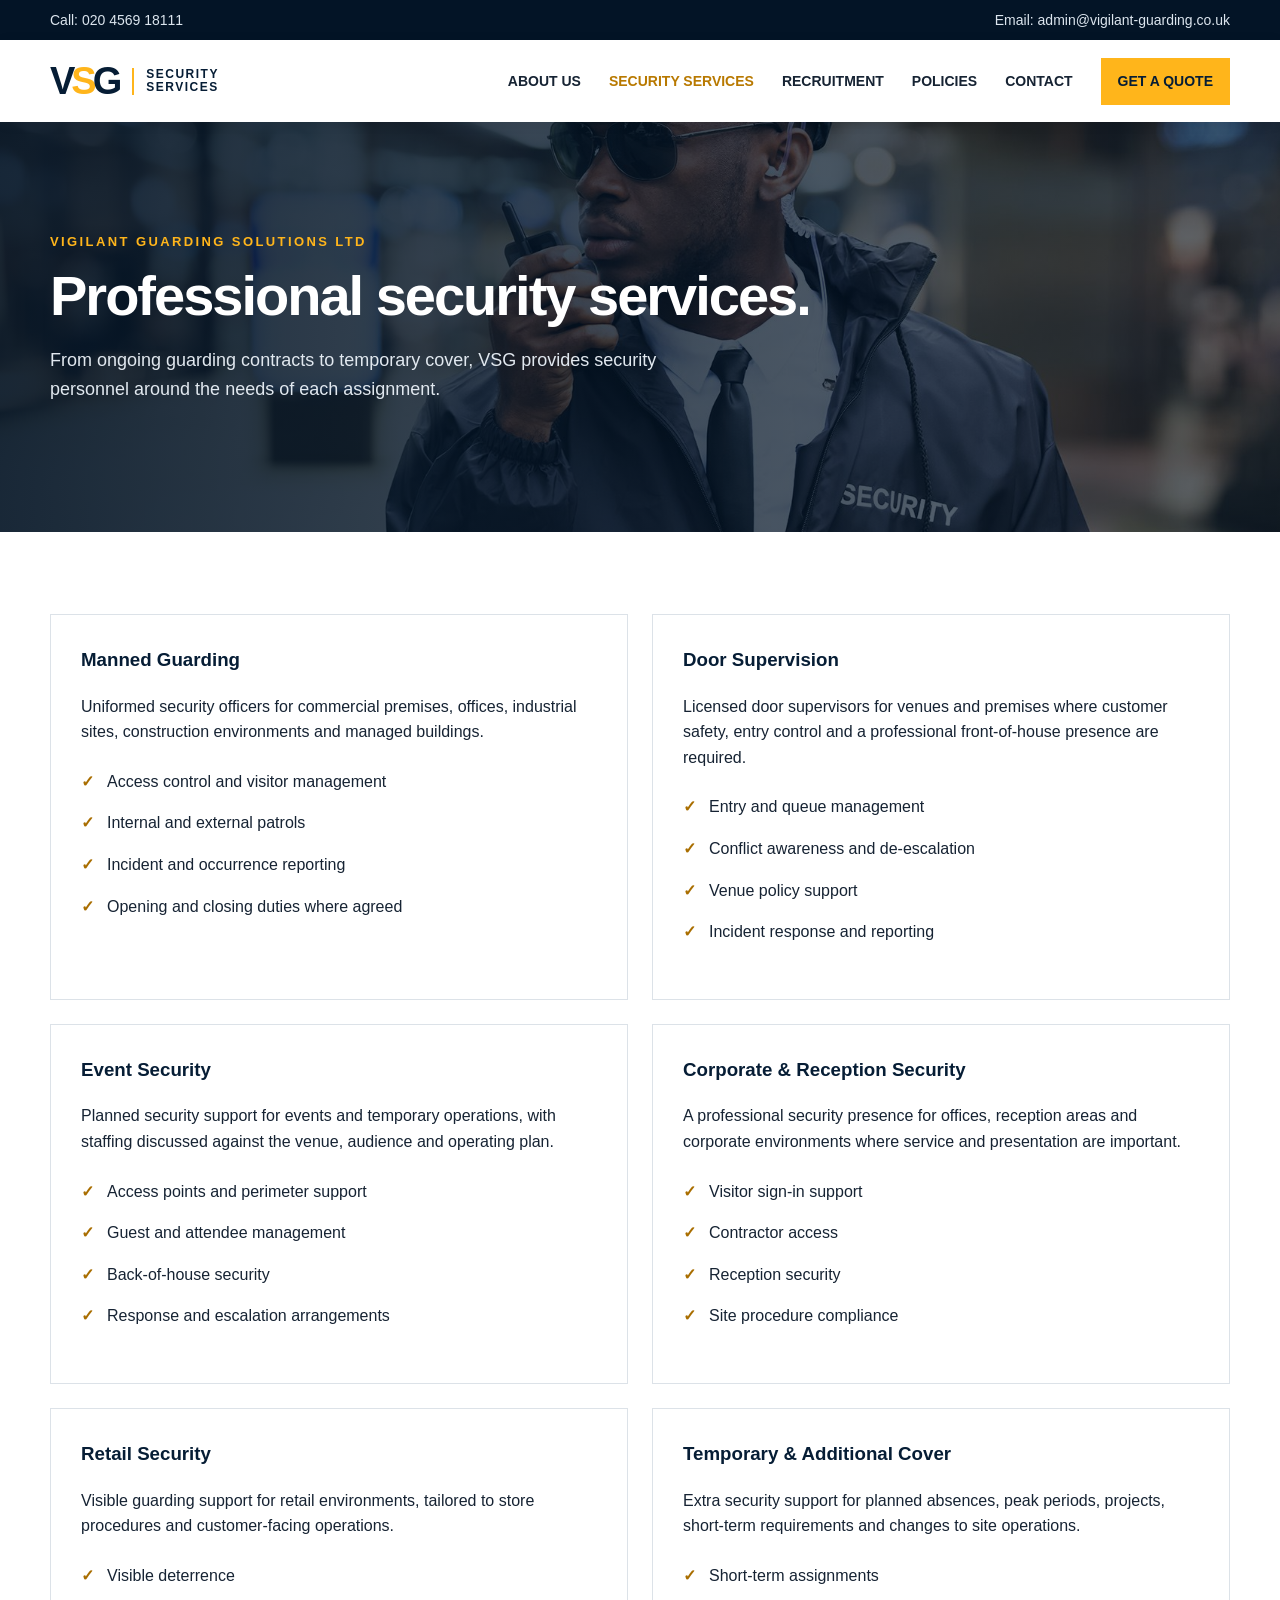
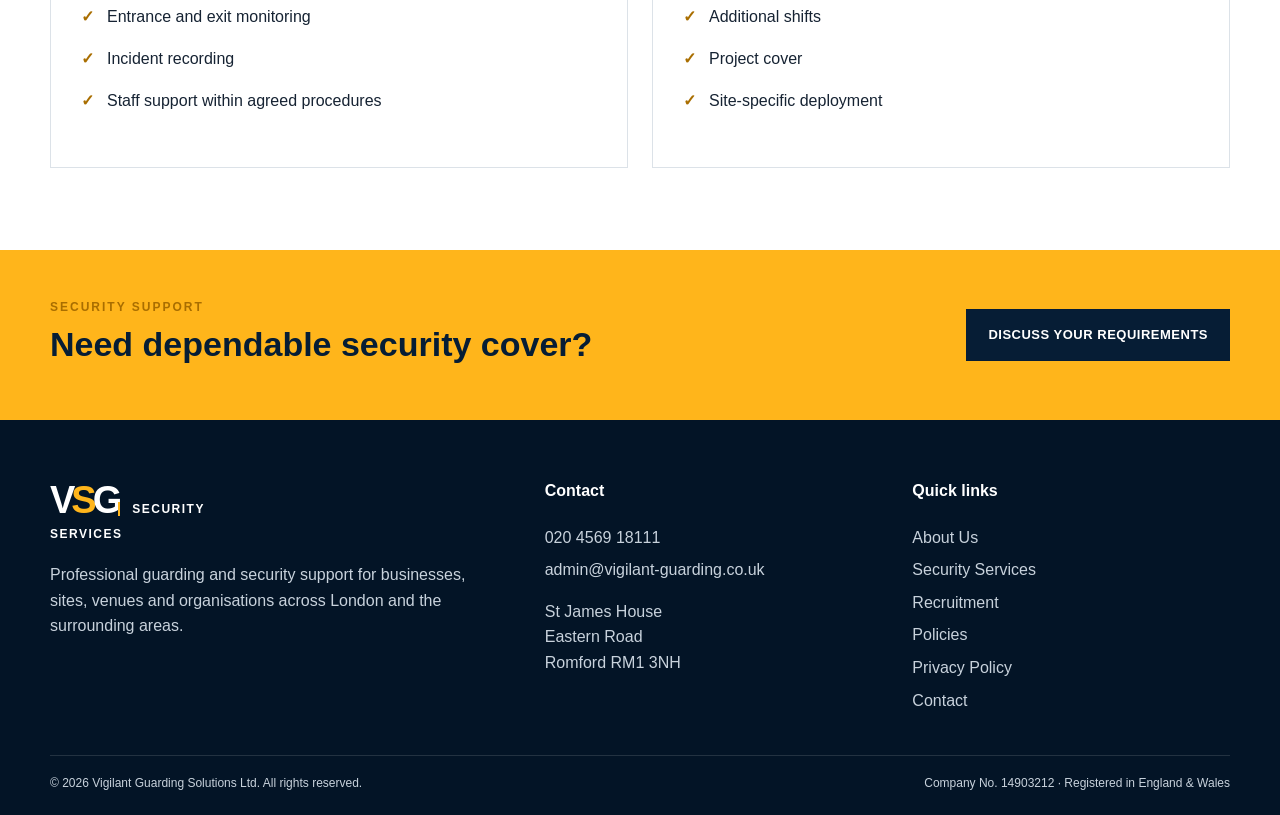
<file: services.html>
<!doctype html><html lang="en"><head><meta charset="utf-8"><meta name="viewport" content="width=device-width,initial-scale=1"><title>Security Services | VSG Security Services</title><meta name="description" content="Professional security services from Vigilant Guarding Solutions Ltd."><link rel="icon" href="favicon.svg" type="image/svg+xml"><link rel="stylesheet" href="css/style.css"></head><body><div class="topbar"><div class="wrap"><div>Call: <a href="tel:020456918111">020 4569 18111</a></div><div>Email: <a href="mailto:admin@vigilant-guarding.co.uk">admin@vigilant-guarding.co.uk</a></div></div></div><header><div class="wrap nav"><a class="brand" href="/"><span class="vsg">V<b>S</b>G</span><span class="brandtext">SECURITY<br>SERVICES</span></a><button class="menu" aria-label="Open menu">☰</button><nav><a class="" href="about">About Us</a><a class="active" href="services">Security Services</a><a class="" href="recruitment">Recruitment</a><a class="" href="policies">Policies</a><a class="" href="contact">Contact</a><a class="nav-cta" href="contact">Get a Quote</a></nav></div></header><main><section class="pagehero"><div class="wrap"><div class="eyebrow">Vigilant Guarding Solutions Ltd</div><h1>Professional security services.</h1><p>From ongoing guarding contracts to temporary cover, VSG provides security personnel around the needs of each assignment.</p></div></section><section class="section"><div class="wrap"><div class="service-list"><div class="service"><h3>Manned Guarding</h3><p>Uniformed security officers for commercial premises, offices, industrial sites, construction environments and managed buildings.</p><ul class="ticks"><li>Access control and visitor management</li><li>Internal and external patrols</li><li>Incident and occurrence reporting</li><li>Opening and closing duties where agreed</li></ul></div><div class="service"><h3>Door Supervision</h3><p>Licensed door supervisors for venues and premises where customer safety, entry control and a professional front-of-house presence are required.</p><ul class="ticks"><li>Entry and queue management</li><li>Conflict awareness and de-escalation</li><li>Venue policy support</li><li>Incident response and reporting</li></ul></div><div class="service"><h3>Event Security</h3><p>Planned security support for events and temporary operations, with staffing discussed against the venue, audience and operating plan.</p><ul class="ticks"><li>Access points and perimeter support</li><li>Guest and attendee management</li><li>Back-of-house security</li><li>Response and escalation arrangements</li></ul></div><div class="service"><h3>Corporate & Reception Security</h3><p>A professional security presence for offices, reception areas and corporate environments where service and presentation are important.</p><ul class="ticks"><li>Visitor sign-in support</li><li>Contractor access</li><li>Reception security</li><li>Site procedure compliance</li></ul></div><div class="service"><h3>Retail Security</h3><p>Visible guarding support for retail environments, tailored to store procedures and customer-facing operations.</p><ul class="ticks"><li>Visible deterrence</li><li>Entrance and exit monitoring</li><li>Incident recording</li><li>Staff support within agreed procedures</li></ul></div><div class="service"><h3>Temporary & Additional Cover</h3><p>Extra security support for planned absences, peak periods, projects, short-term requirements and changes to site operations.</p><ul class="ticks"><li>Short-term assignments</li><li>Additional shifts</li><li>Project cover</li><li>Site-specific deployment</li></ul></div></div></div></section></main><section class="cta"><div class="wrap"><div><div class="kicker">Security support</div><h2>Need dependable security cover?</h2></div><a class="btn" href="contact">Discuss your requirements</a></div></section><footer><div class="wrap"><div class="footergrid"><div><a class="brand smallbrand" href="/"><span class="vsg">V<b>S</b>G</span><span class="brandtext">SECURITY<br>SERVICES</span></a><p>Professional guarding and security support for businesses, sites, venues and organisations across London and the surrounding areas.</p></div><div><h4>Contact</h4><a href="tel:020456918111">020 4569 18111</a><a href="mailto:admin@vigilant-guarding.co.uk">admin@vigilant-guarding.co.uk</a><p>St James House<br>Eastern Road<br>Romford RM1 3NH</p></div><div><h4>Quick links</h4><a href="about">About Us</a><a href="services">Security Services</a><a href="recruitment">Recruitment</a><a href="policies">Policies</a><a href="privacy">Privacy Policy</a><a href="contact">Contact</a></div></div><div class="legal"><span>© <span data-year></span> Vigilant Guarding Solutions Ltd. All rights reserved.</span><span>Company No. 14903212 · Registered in England & Wales</span></div></div></footer><script src="js/script.js"></script></body></html>
</file>
<file: css/style.css>
:root{--navy:#061d35;--navy2:#0b2d50;--gold:#ffb51b;--white:#fff;--ink:#162333;--muted:#667383;--light:#f4f6f8;--line:#dce2e8}*{box-sizing:border-box}html{scroll-behavior:smooth}body{margin:0;font-family:Arial,Helvetica,sans-serif;color:var(--ink);line-height:1.6;background:#fff}a{text-decoration:none;color:inherit}img{max-width:100%;display:block}.wrap{width:min(1180px,calc(100% - 40px));margin:auto}.topbar{background:#031426;color:#dce5ee;font-size:14px}.topbar .wrap{display:flex;justify-content:space-between;gap:20px;padding:9px 0}.topbar a:hover{color:var(--gold)}header{background:#fff;position:sticky;top:0;z-index:20;box-shadow:0 2px 12px #00000012}.nav{display:flex;align-items:center;justify-content:space-between;min-height:82px;gap:25px}.brand{display:flex;align-items:center;gap:14px}.vsg{font-size:38px;font-weight:900;letter-spacing:-4px;color:var(--navy);line-height:.8}.vsg b{color:var(--gold)}.brandtext{border-left:2px solid var(--gold);padding-left:12px;font-size:12px;line-height:1.15;font-weight:800;letter-spacing:1.5px;color:var(--navy)}nav{display:flex;align-items:center;gap:28px;font-size:14px;font-weight:700;text-transform:uppercase}nav a:hover,nav a.active{color:#b87900}.nav-cta{background:var(--gold);padding:12px 17px;color:var(--navy)!important}.menu{display:none;border:0;background:none;font-size:26px}.hero{min-height:610px;display:grid;align-items:center;background:linear-gradient(90deg,#031426e8 0%,#031426b8 48%,#03142630 100%),url('../images/hero-security.jpg') center/cover}.hero .content{max-width:720px;color:#fff;padding:80px 0}.eyebrow{font-size:13px;font-weight:800;letter-spacing:2.4px;text-transform:uppercase;color:var(--gold);margin-bottom:14px}.hero h1,.pagehero h1{font-size:clamp(42px,6vw,72px);line-height:1.02;margin:0 0 22px;letter-spacing:-2px}.hero p{font-size:19px;max-width:620px;color:#e5ebf0}.actions{display:flex;gap:12px;flex-wrap:wrap;margin-top:32px}.btn{display:inline-block;padding:14px 20px;font-size:13px;font-weight:800;text-transform:uppercase;letter-spacing:.5px;border:2px solid var(--gold);background:var(--gold);color:var(--navy)}.btn.alt{background:transparent;color:#fff;border-color:#fff}.section{padding:82px 0}.section.alt{background:var(--light)}.split{display:grid;grid-template-columns:1fr 1fr;gap:60px;align-items:center}.kicker{color:#a96e00;text-transform:uppercase;letter-spacing:2px;font-size:12px;font-weight:800}.section h2{font-size:clamp(30px,4vw,46px);line-height:1.12;color:var(--navy);margin:10px 0 20px}.lead{font-size:18px;color:#4e5b69}.grid4{display:grid;grid-template-columns:repeat(4,1fr);gap:18px}.card{background:#fff;border:1px solid var(--line);overflow:hidden}.card img{width:100%;height:210px;object-fit:cover}.card-body{padding:24px}.card h3{margin:0 0 9px;color:var(--navy);font-size:21px}.card p{color:var(--muted);font-size:14px}.textlink{font-weight:800;color:#9b6500;text-transform:uppercase;font-size:12px}.trust{background:var(--navy);color:#fff}.trustgrid{display:grid;grid-template-columns:repeat(4,1fr);gap:30px}.trustitem{border-left:3px solid var(--gold);padding-left:18px}.trustitem strong{display:block;font-size:21px;margin-bottom:5px}.trustitem span{color:#c8d2dc;font-size:14px}.cta{background:var(--gold);color:var(--navy);padding:48px 0}.cta .wrap{display:flex;justify-content:space-between;align-items:center;gap:30px}.cta h2{margin:0;font-size:34px}.cta .btn{background:var(--navy);border-color:var(--navy);color:#fff}.pagehero{padding:110px 0;background:linear-gradient(90deg,#031426e8,#0314269a),url('../images/hero-building.jpg') center/cover;color:#fff}.pagehero h1{font-size:56px}.pagehero p{max-width:650px;font-size:18px;color:#e1e8ef}.service-list{display:grid;grid-template-columns:repeat(2,1fr);gap:24px}.service{padding:30px;border:1px solid var(--line);background:#fff}.service h3{color:var(--navy);margin-top:0}.ticks{padding:0;list-style:none}.ticks li{padding:8px 0 8px 26px;position:relative}.ticks li:before{content:'✓';position:absolute;left:0;color:#a96e00;font-weight:bold}.policy{padding:26px 0;border-bottom:1px solid var(--line)}.policy h3{color:var(--navy)}.form{display:grid;gap:14px}.form input,.form textarea,.form select{width:100%;padding:14px;border:1px solid #cfd7df;font:inherit}.form textarea{min-height:140px}.contactgrid{display:grid;grid-template-columns:.8fr 1.2fr;gap:50px}.contactbox{background:var(--navy);color:#fff;padding:36px}.contactbox h3{color:var(--gold)}.contactbox a{color:#fff}.notice{font-size:12px;color:var(--muted)}footer{background:#031426;color:#c8d2dc;padding:58px 0 22px}.footergrid{display:grid;grid-template-columns:1.4fr 1fr 1fr;gap:50px}.footergrid h4{color:#fff;margin-top:0}.footergrid a{display:block;margin:7px 0}.footergrid a:hover{color:var(--gold)}.legal{border-top:1px solid #ffffff20;margin-top:35px;padding-top:18px;font-size:12px;display:flex;justify-content:space-between;gap:20px}.smallbrand .vsg{color:#fff}.smallbrand .brandtext{color:#fff}@media(max-width:900px){nav{display:none;position:absolute;left:0;right:0;top:82px;background:#fff;padding:25px 20px;flex-direction:column;align-items:flex-start;box-shadow:0 8px 20px #0002}nav.open{display:flex}.menu{display:block}.topbar .wrap{flex-direction:column;gap:2px}.grid4,.trustgrid{grid-template-columns:repeat(2,1fr)}.split,.contactgrid{grid-template-columns:1fr}.hero{min-height:560px}.footergrid{grid-template-columns:1fr 1fr}}@media(max-width:600px){.wrap{width:min(100% - 28px,1180px)}.brandtext{display:none}.grid4,.trustgrid,.service-list,.footergrid{grid-template-columns:1fr}.section{padding:58px 0}.cta .wrap,.legal{flex-direction:column;align-items:flex-start}.hero h1{font-size:44px}.pagehero{padding:80px 0}.pagehero h1{font-size:44px}.topbar{font-size:12px}}
</file>
